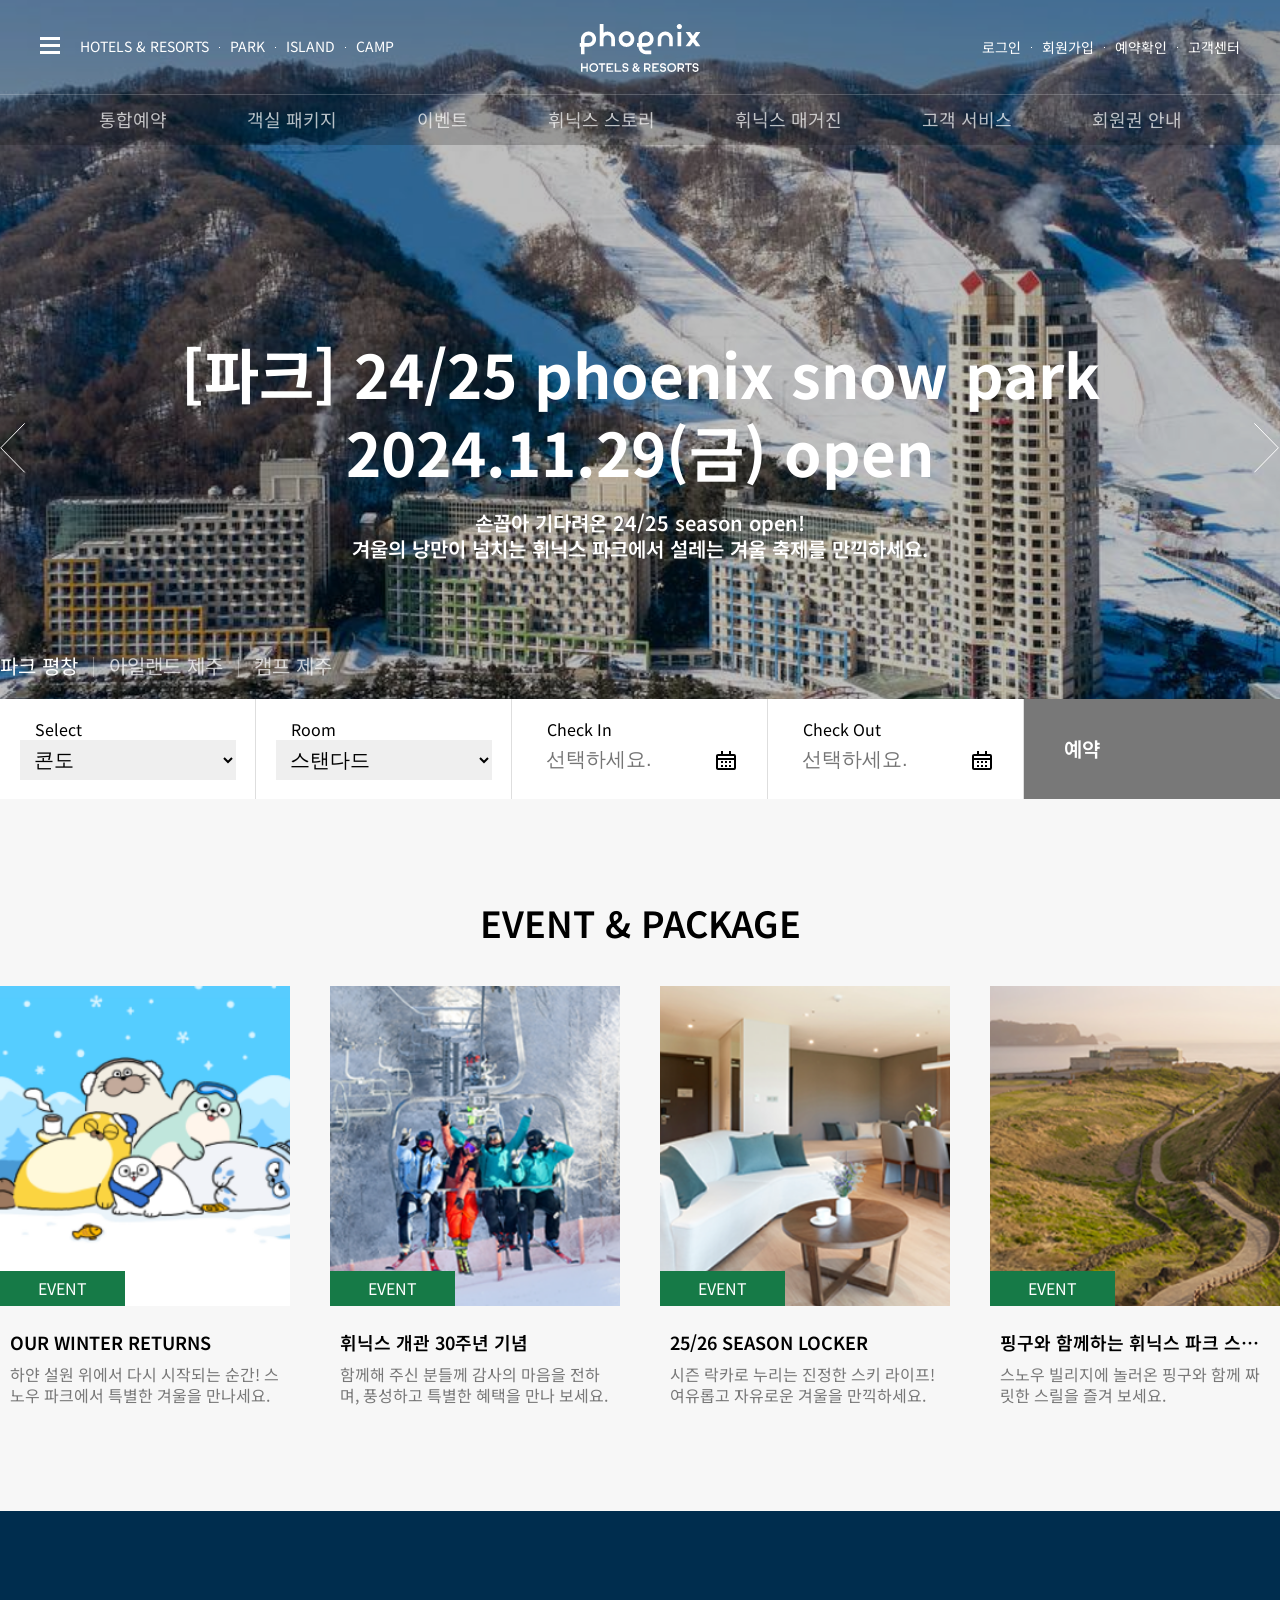
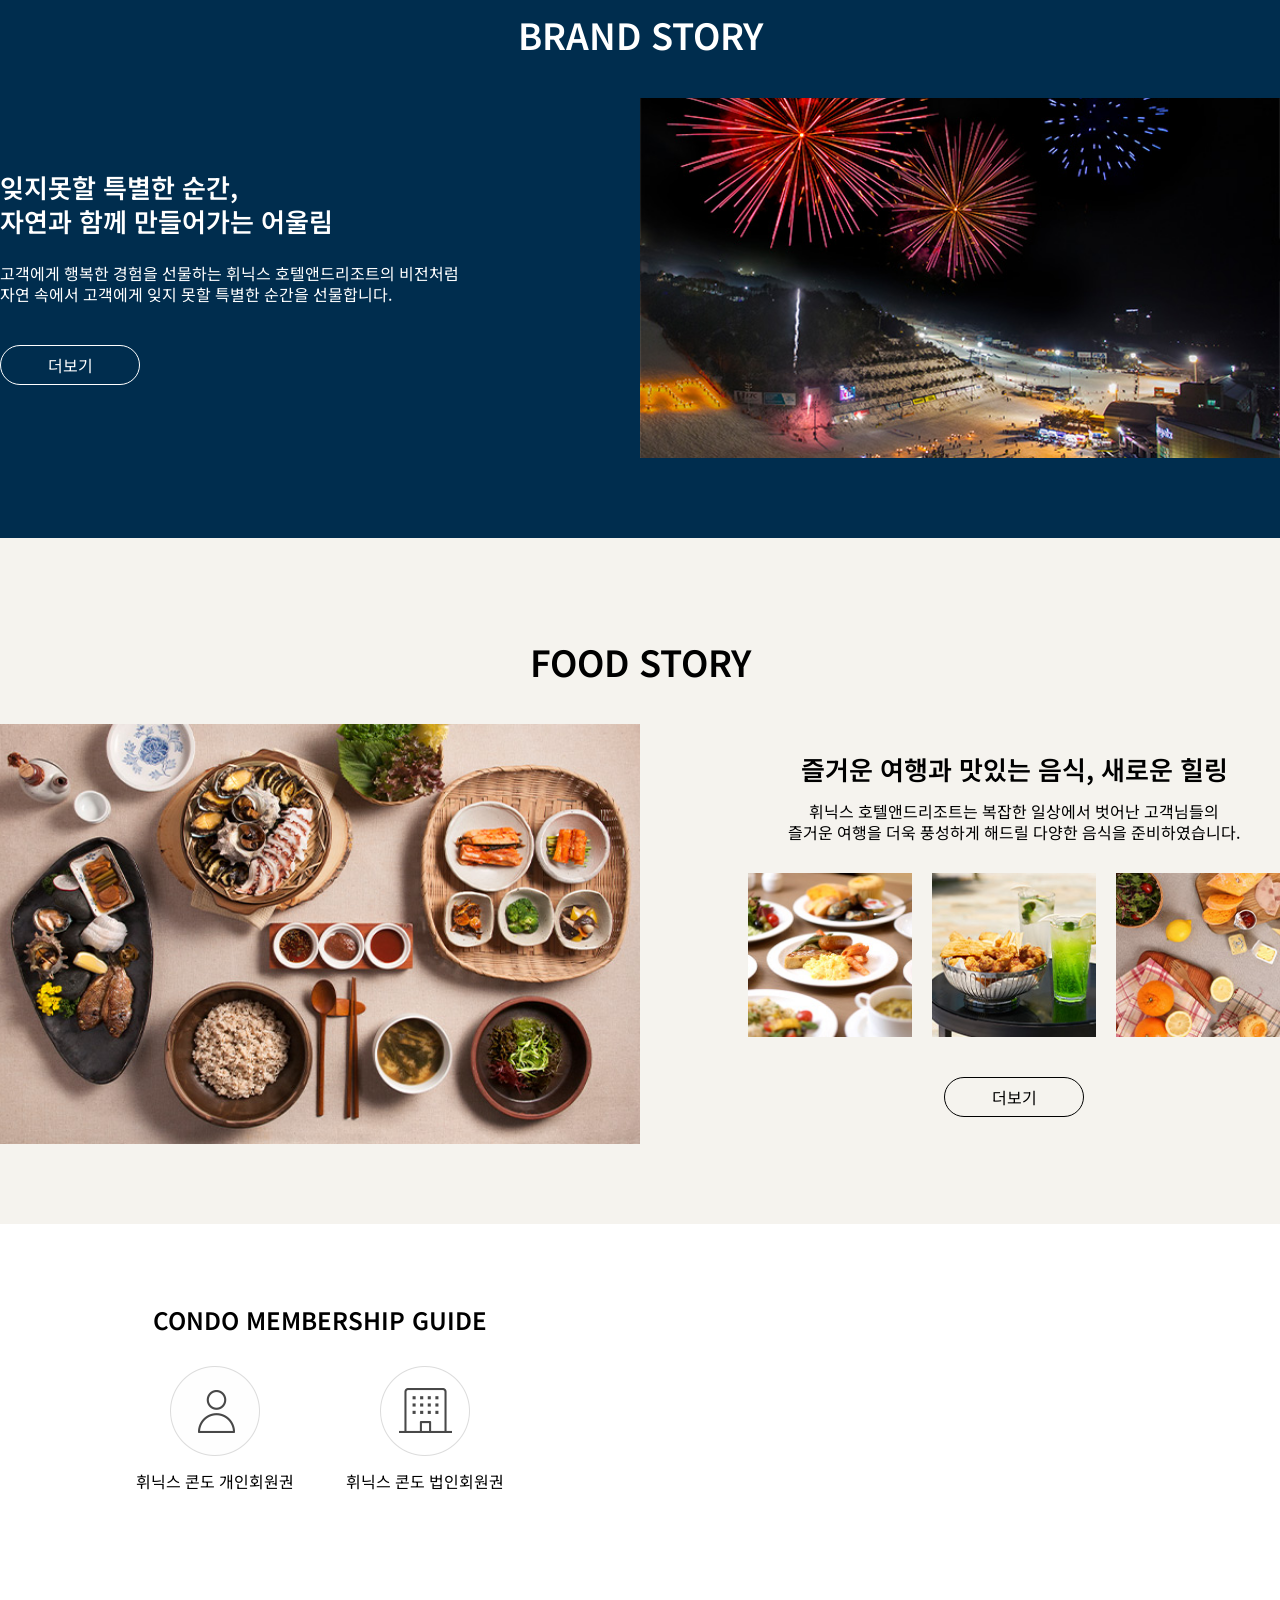
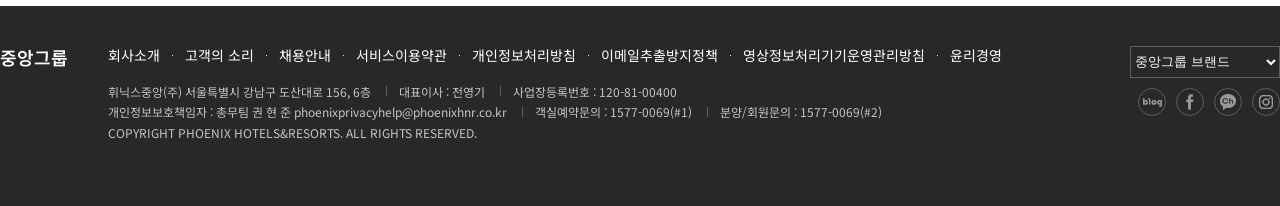
<file: phoenix/index.html>
<!DOCTYPE html>
<html lang="ko">
<head>
    <meta charset="UTF-8">
    <meta name="viewport" content="width=device-width, initial-scale=1.0">
    <title>휘닉스 호텔&리조트</title>
    <link rel="stylesheet" href="./css/reset.css"> <!--css초기화-->
    <link rel="stylesheet" href="./css/var.css"> <!--사용자지정 스타일(css변수)-->
    <link rel="stylesheet" href="./css/common.css"> <!--모든 페이지 공통 헤더, 푸터스타일-->
    <link rel="stylesheet" href="./css/main.css"> <!--메인페이지에'만' 적용 스타일-->
</head>
<body>
    <!-- header -->
     <header>
        <div class="header-top">
            <h1><a href="./index.html"><img src="./img/logo.png" alt="phoenix hotel&resorts"></a></h1>
            <div class="top-left">
                <button><img src="./img/btn_ham.png" alt="전체메뉴"></button>
                <ul>
                    <li><a href="#">hotels & resorts</a></li>
                    <li><a href="#">park</a></li>
                    <li><a href="#">island</a></li>
                    <li><a href="#">camp</a></li>
                </ul>
            </div>
            <div class="top-right">
                <ul>
                    <li><a href="#">로그인</a></li>
                    <li><a href="#">회원가입</a></li>
                    <li><a href="#">예약확인</a></li>
                    <li><a href="#">고객센터</a></li>
                </ul>
            </div>
        </div>
        <nav class="gnb">
            <ul>
                <li><a href="sub1.html">통합예약</a></li>
                <li><a href="#">객실 패키지</a></li>
                <li><a href="#">이벤트</a></li>
                <li><a href="#">휘닉스 스토리</a></li>
                <li><a href="#">휘닉스 매거진</a></li>
                <li><a href="#">고객 서비스</a></li>
                <li><a href="#">회원권 안내</a></li>
            </ul>
        </nav>
     </header>
    <!-- //header -->

    <main>
        <!-- 메인비주얼 -->
        <section class="visual">
            <div class="container slide">
                <div class="text-area">
                    <p>
                        [파크] 24/25 phoenix snow park<br>
                        2024.11.29(금) open
                    </p>
                    <p>
                        손꼽아 기다려온 24/25 season open!<br>  
                        겨울의 낭만이 넘치는 휘닉스 파크에서 설레는 겨울 축제를 만끽하세요.
                    </p>
                </div>
                <div class="btn-area">
                    <button class="prev"><img src="./img/btn_prev.png" alt="이전버튼"></button>
                    <button class="next"><img src="./img/btn_next.png" alt="다음버튼"></button>
                </div>
            </div>
        </section>
        <!-- //메인비주얼 -->

        <!-- 예약폼 -->
        <section class="quick-res container">
            <form>
                <ul class="tabBtn">
                    <li class="on">파크 평창</li>
                    <li>아일랜드 제주</li>
                    <li>캠프 제주</li>
                </ul>
                <div class="tabCon">
                    <div class="option">
                        <label for="hotel">Select</label>
                        <select id="hotel">
                            <option>콘도</option>
                            <option>호텔</option>
                            <option>호스텔</option>
                        </select>
                    </div>
                    <div class="option">
                        <label for="room">Room</label>
                        <select id="room">
                            <option>스탠다드</option>
                            <option>스위트</option>
                            <option>로얄</option>
                        </select>
                    </div>
                    <div class="option">
                        <label for="checkIn">Check In</label>
                        <input type="text" placeholder="선택하세요." id="checkIn">
                    </div>
                    <div class="option">
                        <label for="checkOut">Check Out</label>
                        <input type="text" placeholder="선택하세요." id="checkOut">
                    </div>
                    <button class="btn-res">예약</button>
                </div>
            </form>
        </section>
        <!-- //예약폼 -->

        <!-- 이벤트섹션-->
        <section class="sec-event">
            <h2>EVENT & PACKAGE</h2>
            <div class="event container">
                <article>
                    <a href="#">
                        <div class="img-area">
                            <img src="./img/banner1.png" alt="">
                            <span>event</span>
                        </div>
                        <div class="text-area">
                            <h3>OUR WINTER RETURNS</h3>
                            <p>
                                하얀 설원 위에서 다시 시작되는 순간!
                                스노우 파크에서 특별한 겨울을 만나세요.
                            </p>
                        </div>
                    </a>
                </article>
                <article>
                    <a href="#">
                        <div class="img-area">
                            <img src="./img/banner2.png" alt="">
                            <span>event</span>
                        </div>
                        <div class="text-area">
                            <h3>휘닉스 개관 30주년 기념</h3>
                            <p>
                                함께해 주신 분들께 감사의 마음을 전하며, 풍성하고 특별한 혜택을 만나 보세요.
                            </p>
                        </div>
                    </a>
                </article>
                <article>
                    <a href="#">
                        <div class="img-area">
                            <img src="./img/banner3.png" alt="">
                            <span>event</span>
                        </div>
                        <div class="text-area">
                            <h3>25/26 SEASON LOCKER</h3>
                            <p>
                                시즌 락카로 누리는 진정한 스키 라이프! 여유롭고 자유로운 겨울을 만끽하세요.
                            </p>
                        </div>
                    </a>
                </article>
                <article>
                    <a href="#">
                        <div class="img-area">
                            <img src="./img/banner4.png" alt="">
                            <span>event</span>
                        </div>
                        <div class="text-area">
                            <h3>핑구와 함께하는 휘닉스 파크 스노우 빌리지</h3>
                            <p>
                                스노우 빌리지에 놀러온 핑구와 함께 짜릿한 스릴을 즐겨 보세요.
                            </p>
                        </div>
                    </a>
                </article>
            </div>
        </section>
        <!-- //이벤트섹션-->

        <!-- 브랜드섹션 -->
        <section class="sec-brand">
            <h2>brand story</h2>
            <article class="brand container">
                <div class="text-area">
                    <h3>
                        잊지못할 특별한 순간,<br>
                        자연과 함께 만들어가는 어울림
                    </h3>
                    <p>
                        고객에게 행복한 경험을 선물하는 휘닉스 호텔앤드리조트의 비전처럼<br>
                        자연 속에서 고객에게 잊지 못할 특별한 순간을 선물합니다.
                    </p>
                    <a href="#">더보기</a>
                </div>
                <div class="img-area">
                    <img src="./img/brand-story.png" alt="">
                </div>
            </article>
        </section>
        <!-- //브랜드섹션 -->

        <!-- 푸드섹션 -->
        <section class="sec-food">
            <h2>food story</h2>
            <div class="food container">
                <div class="img-area">
                    <img src="./img/food-story.png" alt="">
                </div>
                <div class="text-area">
                    <h3>즐거운 여행과 맛있는 음식, 새로운 힐링</h3>
                    <p>
                        휘닉스 호텔앤드리조트는 복잡한 일상에서 벗어난 고객님들의<br>
                        즐거운 여행을 더욱 풍성하게 해드릴 다양한 음식을 준비하였습니다.
                    </p>
                    <ul>
                        <li><img src="./img/food-story1.png" alt=""></li>
                        <li><img src="./img/food-story-1.png" alt=""></li>
                        <li><img src="./img/food-story-2.png" alt=""></li>
                    </ul>
                    <a href="#">더보기</a>
                </div>
            </div>
        </section>
        <!-- //푸드섹션 -->

        <!-- 멤버쉽 -->
        <section class="sec-member container">
            <div class="condo">
                <h2>CONDO MEMBERSHIP GUIDE</h2>
                <ul>
                    <li>
                        <img src="./img/membership1.png" alt="">
                        <p>휘닉스 콘도 개인회원권</p>
                    </li>
                    <li>
                        <img src="./img/membership2.png" alt="">
                        <p>휘닉스 콘도 법인회원권</p>
                    </li>
                </ul>
            </div>
        </section>
        <!-- //멤버쉽 -->



    </main>

    <!-- footer -->
    <footer>
        <div class="foot container">
            <div class="foot-logo">중앙그룹</div>
            <div class="foot-nav">
                <nav>
                    <ul>
                        <li><a href="">회사소개</a></li>
                        <li><a href="">고객의 소리</a></li>
                        <li><a href="">채용안내</a></li>
                        <li><a href="">서비스이용약관</a></li>
                        <li><a href="">개인정보처리방침</a></li>
                        <li><a href="">이메일추출방지정책</a></li>
                        <li><a href="">영상정보처리기기운영관리방침</a></li>
                        <li><a href="">윤리경영</a></li>
                    </ul>
                </nav>
                <div class="address">
                    <p>
                        <span>휘닉스중앙(주) 서울특별시 강남구 도산대로 156, 6층 </span>
                        <span>대표이사 : 전영기 </span>
                        <span>사업장등록번호 : 120-81-00400</span>
                    </p>
                    <p>
                        <span>개인정보보호책임자 : 총무팀 권 현 준 phoenixprivacyhelp@phoenixhnr.co.kr </span>
                        <span>객실예약문의 : 1577-0069(#1) </span>
                        <span>분양/회원문의 : 1577-0069(#2)</span>
                    </p>
                    <p>COPYRIGHT PHOENIX HOTELS&RESORTS. ALL RIGHTS RESERVED.</p>
                </div>
            </div>
            <div class="foot-side">
                <select>
                    <option>중앙그룹 브랜드</option>
                </select>
                <ul>
                    <li><a href="#"><img src="./img/footer-blog.png" alt=""></a></li>
                    <li><a href="#"><img src="./img/footer-facebook.png" alt=""></a></li>
                    <li><a href="#"><img src="./img/footer-kakao.png" alt=""></a></li>
                    <li><a href="#"><img src="./img/footer-instagram.png" alt=""></a></li>
                </ul>
            </div>
        </div>
    </footer>
    <!-- //footer -->
</body>
</html>
</file>
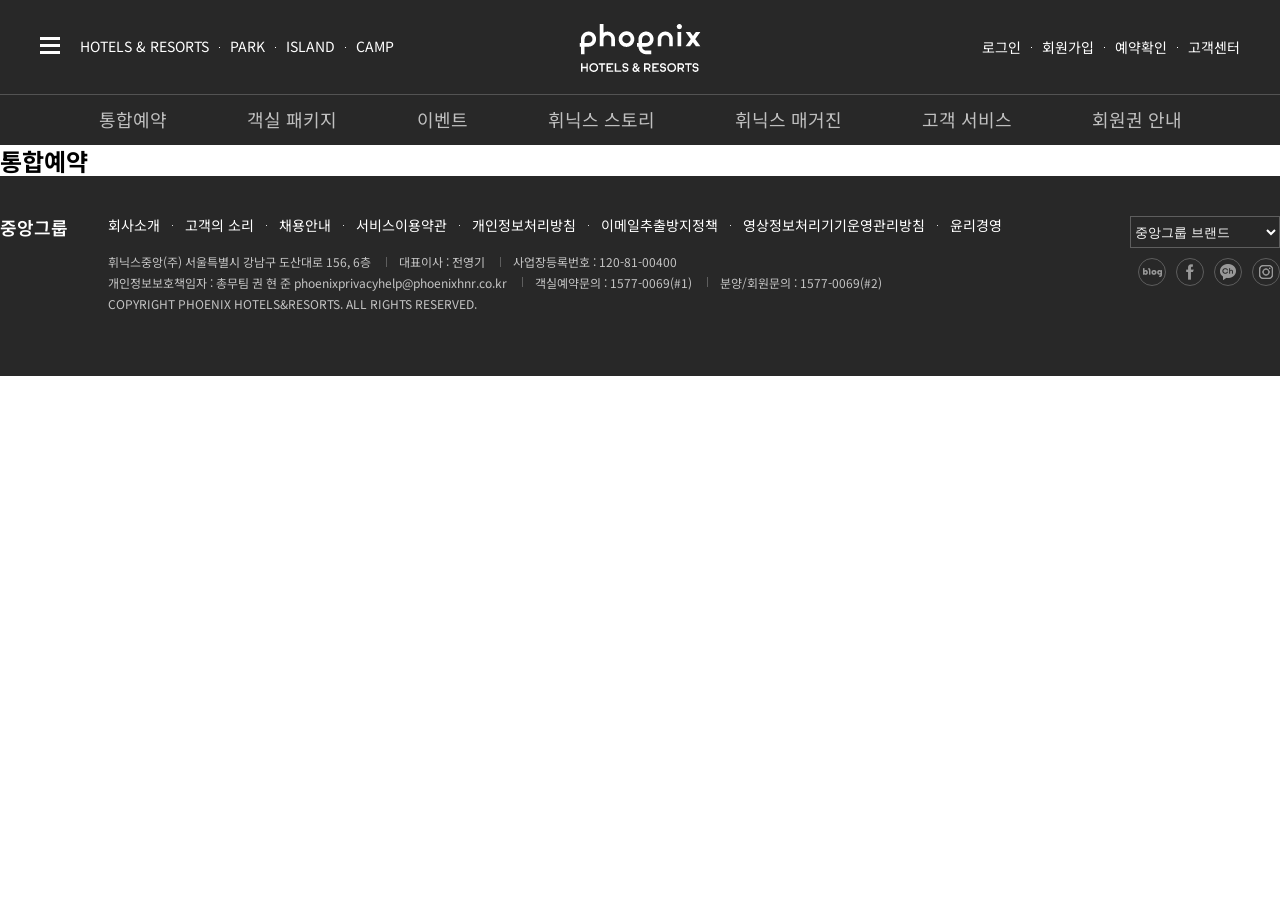
<file: phoenix/sub1.html>
<!DOCTYPE html>
<html lang="ko">
<head>
    <meta charset="UTF-8">
    <meta name="viewport" content="width=device-width, initial-scale=1.0">
    <title>통합예약</title>
    <link rel="stylesheet" href="./css/reset.css"> <!--css초기화-->
    <link rel="stylesheet" href="./css/var.css"> <!--사용자지정 스타일(css변수)-->
    <link rel="stylesheet" href="./css/common.css"> <!--모든 페이지 공통 헤더, 푸터스타일-->
    <link rel="stylesheet" href="./css/sub.css">
</head>
<body>
    <!-- header -->
     <header>
        <div class="header-top">
            <h1><a href="./index.html"><img src="./img/logo.png" alt="phoenix hotel&resorts"></a></h1>
            <div class="top-left">
                <button><img src="./img/btn_ham.png" alt="전체메뉴"></button>
                <ul>
                    <li><a href="#">hotels & resorts</a></li>
                    <li><a href="#">park</a></li>
                    <li><a href="#">island</a></li>
                    <li><a href="#">camp</a></li>
                </ul>
            </div>
            <div class="top-right">
                <ul>
                    <li><a href="#">로그인</a></li>
                    <li><a href="#">회원가입</a></li>
                    <li><a href="#">예약확인</a></li>
                    <li><a href="#">고객센터</a></li>
                </ul>
            </div>
        </div>
        <nav class="gnb">
            <ul>
                <li><a href="./sub1.html">통합예약</a></li>
                <li><a href="#">객실 패키지</a></li>
                <li><a href="#">이벤트</a></li>
                <li><a href="#">휘닉스 스토리</a></li>
                <li><a href="#">휘닉스 매거진</a></li>
                <li><a href="#">고객 서비스</a></li>
                <li><a href="#">회원권 안내</a></li>
            </ul>
        </nav>
     </header>
    <!-- //header -->

     <main>
        <h2>통합예약</h2>
     </main>

    <!-- footer -->
    <footer>
        <div class="foot container">
            <div class="foot-logo">중앙그룹</div>
            <div class="foot-nav">
                <nav>
                    <ul>
                        <li><a href="">회사소개</a></li>
                        <li><a href="">고객의 소리</a></li>
                        <li><a href="">채용안내</a></li>
                        <li><a href="">서비스이용약관</a></li>
                        <li><a href="">개인정보처리방침</a></li>
                        <li><a href="">이메일추출방지정책</a></li>
                        <li><a href="">영상정보처리기기운영관리방침</a></li>
                        <li><a href="">윤리경영</a></li>
                    </ul>
                </nav>
                <div class="address">
                    <p>
                        <span>휘닉스중앙(주) 서울특별시 강남구 도산대로 156, 6층 </span>
                        <span>대표이사 : 전영기 </span>
                        <span>사업장등록번호 : 120-81-00400</span>
                    </p>
                    <p>
                        <span>개인정보보호책임자 : 총무팀 권 현 준 phoenixprivacyhelp@phoenixhnr.co.kr </span>
                        <span>객실예약문의 : 1577-0069(#1) </span>
                        <span>분양/회원문의 : 1577-0069(#2)</span>
                    </p>
                    <p>COPYRIGHT PHOENIX HOTELS&RESORTS. ALL RIGHTS RESERVED.</p>
                </div>
            </div>
            <div class="foot-side">
                <select>
                    <option>중앙그룹 브랜드</option>
                </select>
                <ul>
                    <li><a href="#"><img src="./img/footer-blog.png" alt=""></a></li>
                    <li><a href="#"><img src="./img/footer-facebook.png" alt=""></a></li>
                    <li><a href="#"><img src="./img/footer-kakao.png" alt=""></a></li>
                    <li><a href="#"><img src="./img/footer-instagram.png" alt=""></a></li>
                </ul>
            </div>
        </div>
    </footer>
    <!-- //footer -->
</body>
</html>
</file>
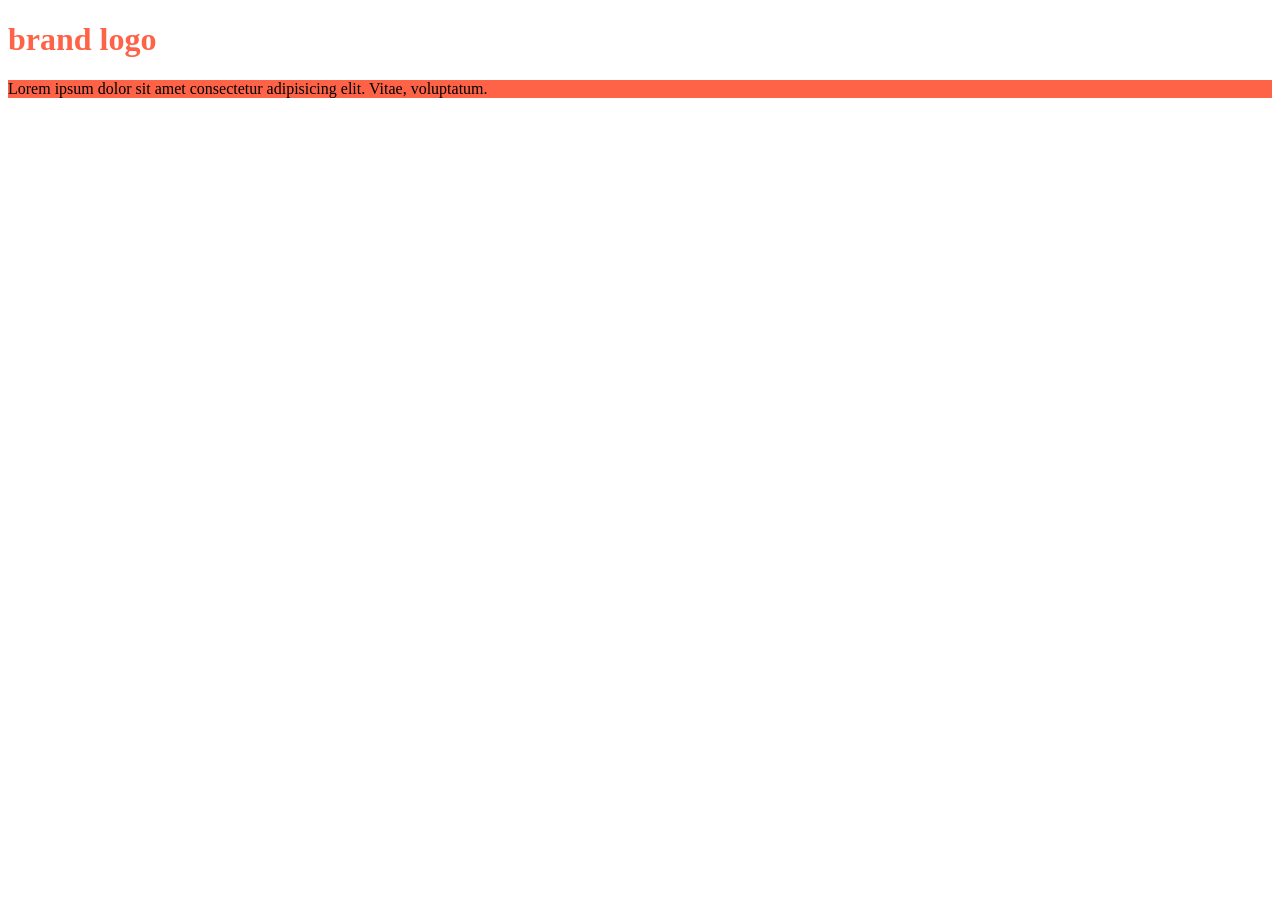
<file: phoenix/사용자지정스타일.html>
<!DOCTYPE html>
<html lang="en">
<head>
    <meta charset="UTF-8">
    <meta name="viewport" content="width=device-width, initial-scale=1.0">
    <title>사용자 지정 스타일</title>
    <style>
        :root {
            --color-main: tomato;
            --color-sub1: skyblue;
            --gray900: #282828;
            --gray800: #454545; 
        }
        h1 {
            color: var(--color-main);
        }
        p {
            background-color: var(--color-main);
        }
    </style>
</head>
<body>
    <h1>brand logo</h1>
    <p>Lorem ipsum dolor sit amet consectetur adipisicing elit. Vitae, voluptatum.</p>
    <!--
    css변수: 색상, 폰트, 간격 및 크기 등
    선언: --variable-name: css value;
    적용: 선택자 {css property: var(--variable-name);}
    -->
</body>
</html>
</file>
<file: phoenix/css/var.css>
/* css variable */
:root {
    /* color */
    --white: #ffffff;
    --black: #000000;
    --gray900: #282828; /*기본 글자 색*/
    --gray800: #454545;
    --gray700: #5e5e5e;
    --gray600: #787878;
    --gray500: #919191;
    --gray400: #ababab;
    --gray300: #c4c4c4;
    --gray200: #dedede;
    --gray100: #f7f7f7;
    --green: #167a47;

    /* font */
    --font12: 12px;
    --font14: 14px;
    --font16: 16px;
    --font18: 18px;
    --font20: 20px;
    --font24: 24px;
    --font26: 26px;
    --font30: 30px;
    --font36: 36px;

    --font-w400: 400;
    --font-w600: 600;
}
</file>
<file: phoenix/css/common.css>
/* header */
header {
    width: 100%;
    height: 145px;
    background-color: rgba(0, 0, 0, 0.2);
    color: var(--white);
    position: absolute;
}
header .header-top {
    height: 95px;
    border-bottom: 1px solid rgba(255, 255, 255, 0.2);
    display: flex;
    justify-content: space-between;
    align-items: center;
}
header .header-top h1 {
    position: absolute;
    top: 24px; 
    left: 50%; 
    transform: translateX(-50%); /*로고요소의 width의 절반만큼 되돌아가기*/
}
header .header-top .top-left {
    display: flex;
    
}
header .header-top .top-left button {
    margin: 0 20px 0 40px;
}
header .header-top .top-left ul,
header .header-top .top-right ul {
    display: flex;
    gap: 21px;
}
header .header-top .top-left ul li,
header .header-top .top-right ul li {
    font-size: var(--font14);
    text-transform: uppercase; /*영문 소문자를 대문자로 변경, 접근성 관련*/
    position: relative;
}
header .header-top .top-left ul li::before,
header .header-top .top-right ul li::before {
    content: '';
    display: block;
    width: 1px;
    height: 1px;
    background-color: var(--white);
    position: absolute;
    top: 50%;
    left: -11px;
}
header .header-top .top-left ul li:first-child::before,
header .header-top .top-right ul li:first-child::before {
    display: none;
}
header .header-top .top-right {
    margin-right: 40px;
}

.gnb ul {
    height: 50px;
    display: flex;
    justify-content: center;
    align-items: center;
}
.gnb ul li a {
    padding: 0 40px;
    font-size: var(--font18);
    opacity: 0.7; /*투명도 0.0~1.0사이의 값 지정*/
}
.gnb ul li a:hover {
    opacity: 1;
}


/* 푸터 */
footer {
    background-color: var(--gray900);
    color: var(--white);
    padding: 40px 0 60px;
}
.foot {
    display: flex;
}
.foot .foot-logo {
    margin-right: 40px;
    font-size: var(--font18);
    font-weight: var(--font-w600);
}
.foot .foot-nav ul {
    display: flex;
    gap: 25px;
    margin-bottom: 20px;
}
.foot .foot-nav ul li {
    position: relative;
    font-size: var(--font14);
}
.foot .foot-nav ul li::before {
    content: '';
    display: block;
    width: 1px;
    height: 1px;
    background-color: var(--gray200);
    position: absolute;
    top: 50%;
    left: -13px;
}
.foot .foot-nav ul li:first-child::before {
    display: none;
}
.foot .foot-nav .address p {
    font-size: var(--font12);
    color: var(--gray300);
    margin-bottom: 5px;
}
.foot .foot-nav .address p span {
    margin-right: 25px;
    position: relative;
}
.foot .foot-nav .address p span::before {
    content: '';
    width: 1px;
    height: 10px;
    background-color: var(--gray700);
    position: absolute;
    top: 50%;
    left: -13px;
    transform: translateY(-50%);
}
.foot .foot-nav .address p span:first-child::before {
    display: none;
}
.foot .foot-side {
    margin-left: auto;
}
.foot .foot-side select{
    width: 150px;
    height: 32px;
    background-color: transparent;
    border: 1px solid var(--gray700);
    color: var(--white);
    font-size: var(var(--font14));
}
.foot .foot-side ul {
    margin-top: 10px;
    display: flex;
    justify-content: flex-end;
    gap: 10px;
}


.container {
    width: 1280px;
    margin: 0 auto;
}
</file>
<file: phoenix/css/main.css>
@import url('https://fonts.googleapis.com/css2?family=Noto+Sans+KR:wght@100..900&display=swap');

/* css variable */
:root {
    /* color */
    --white: #ffffff;
    --black: #000000;
    --gray900: #282828; /*기본 글자 색*/
    --gray800: #454545;
    --gray700: #5e5e5e;
    --gray600: #787878;
    --gray500: #919191;
    --gray400: #ababab;
    --gray300: #c4c4c4;
    --gray200: #dedede;
    --gray100: #f7f7f7;
    --green: #167a47;

    /* font */
    --font12: 12px;
    --font14: 14px;
    --font16: 16px;
    --font18: 18px;
    --font20: 20px;
    --font24: 24px;
    --font26: 26px;
    --font30: 30px;
    --font36: 36px;

    --font-w400: 400;
    --font-w600: 600;
}

/* reset */
* {
    margin: 0;
    padding: 0;
    box-sizing: border-box;
}
ul, ol, li {
    list-style: none;
}
a {
    text-decoration: none;
    color: inherit;
}
button {
    all: unset; /*버튼 텍스트만 남음*/
    cursor: pointer;
}
img {
    vertical-align: top;
    max-width: 100%;
}

body {
    font-family: "Noto Sans KR", sans-serif;
    font-optical-sizing: auto;
    font-weight: var(--font-w400);
    font-style: normal;
    line-height: 1.3;
    color: var(--gray900s);
}

/* header */
header {
    width: 100%;
    height: 145px;
    background-color: rgba(0, 0, 0, 0.2);
    color: var(--white);
    position: absolute;
}
header .header-top {
    height: 95px;
    border-bottom: 1px solid rgba(255, 255, 255, 0.2);
    display: flex;
    justify-content: space-between;
    align-items: center;
}
header .header-top h1 {
    position: absolute;
    top: 24px; 
    left: 50%; 
    transform: translateX(-50%); /*로고요소의 width의 절반만큼 되돌아가기*/
}
header .header-top .top-left {
    display: flex;
    
}
header .header-top .top-left button {
    margin: 0 20px 0 40px;
}
header .header-top .top-left ul,
header .header-top .top-right ul {
    display: flex;
    gap: 21px;
}
header .header-top .top-left ul li,
header .header-top .top-right ul li {
    font-size: var(--font14);
    text-transform: uppercase; /*영문 소문자를 대문자로 변경, 접근성 관련*/
    position: relative;
}
header .header-top .top-left ul li::before,
header .header-top .top-right ul li::before {
    content: '';
    display: block;
    width: 1px;
    height: 1px;
    background-color: var(--white);
    position: absolute;
    top: 50%;
    left: -11px;
}
header .header-top .top-left ul li:first-child::before,
header .header-top .top-right ul li:first-child::before {
    display: none;
}
header .header-top .top-right {
    margin-right: 40px;
}

.gnb ul {
    height: 50px;
    display: flex;
    justify-content: center;
    align-items: center;
}
.gnb ul li a {
    padding: 0 40px;
    font-size: var(--font18);
    opacity: 0.7; /*투명도 0.0~1.0사이의 값 지정*/
}
.gnb ul li a:hover {
    opacity: 1;
}

/* 공통 */
.container {
    width: 1280px;
    margin: 0 auto;
}
section h2 {
    text-align: center;
    font-size: var(--font36);
    font-weight: var(--font-w600);
    margin-bottom: 40px;
    text-transform: uppercase;
}

/* 메인비주얼 */
.visual {
    width: 100%;
    height: 750px;
    background-image: url(../img/slide1.png);
    background-repeat: no-repeat;
    background-size: cover;
    background-position: 50% 0;
    padding-top: 145px;
}
.visual .slide {
    height: 100%;
    color: var(--white);
    text-align: center;
    display: flex;
    justify-content: center;
    align-items: center;
    position: relative;
}
.visual .text-area p:nth-child(1) {
    font-size: 60px;
    font-weight: 700;
}
.visual .text-area p:nth-child(2) {
    font-size: var(--font20);
    font-weight: var(--font-w600);
    margin-top: 20px;
}
.visual .btn-area button {
    position: absolute;
    top: 50%;
    transform: translateY(-50%);
    
}
.visual .btn-area button.prev {left: 0;}
.visual .btn-area button.next {right: 0;}

/* 예약폼 */
.quick-res {
    margin-top: -97px;
    margin-bottom: -50px;
    position: relative;
    z-index: 9;
}
.quick-res .tabBtn {
    color: var(--white);
    display: flex;
    gap: 31px;
    margin-bottom: 20px;
}
.quick-res .tabBtn li {
    font-size: var(--font20);
    opacity: 0.7; /* 투명도 조절 */
    cursor: pointer;
    position: relative;
}
.quick-res .tabBtn li.on {
    opacity: 1;
}
.quick-res .tabBtn li::before/*content필수*/ {
    content: '';
    display: block;
    width: 1px;
    height: 20px;
    background-color: rgba(255,255,255,0.5);
    position: absolute;
    top: 4px;
    left: -16px;
}
.quick-res .tabBtn li:first-child::before {
    display: none;
}
.quick-res .tabCon {
    display: flex;
}
.quick-res .tabCon .option {
    width: 256px;
    height: 100px;
    background-color: var(--white);
    border-right: 1px solid var(--gray200);
    padding: 20px 20px 0 20px;
}
.quick-res .tabCon .option label {
    display: block;
    padding-left: 15px;
}
.quick-res .tabCon .option select,
.quick-res .tabCon .option input {
    width: 216px;
    height: 40px;
    border: 0;
    padding-left: 10px;
    font-size: var(--font20);
}
.quick-res .tabCon .option input {
    background-image: url(../img/icon_calender.png);
    background-repeat: no-repeat;
    background-position: 182px 8px;
    padding-left: 14px;
    padding-right: 40px; /* 글자가 넘치지 않게 해줌*/
}
.quick-res .tabCon .btn-res {
    width: 256px;
    height: 100px;
    background-color: var(--gray600);
    color: var(--white);
    font-size: var(--font20);
    font-weight: var(--font-w600);
    padding-left: 40px;
}

/* 이벤트 섹션 */
.sec-event {
    background-color: var(--gray100);
    padding: 150px 0 80px;
}
.event {
    display: flex;
    justify-content: space-between;
    gap: 40px;
}
.event article {
    width: 290px;
}
.event article .img-area {
    width: 100%;
    height: 320px;
    position: relative;
    overflow: hidden;
}
.event article .img-area span {
    position: absolute;
    left: 0;
    bottom: 0;
    width: 125px;
    height: 35px;
    background-color: var(--green);
    color: var(--white);
    text-align: center;
    line-height: 35px;
    text-transform: uppercase;
}
.event article img {
    transform: scale(1.2);
    transition: 0.5s;
}
.event article:hover img {
    transform: rotate(5deg) scale(1.3);
} 
.event article .text-area {
    padding: 25px 10px;    
}
.event article .text-area h3 {
    font-size: var(--font18);
    font-weight: var(--font-w600);
    margin-bottom: 10px;

    /* 글 말줄임 표시 */
    white-space: nowrap; /* 한 줄로 표시 */
    overflow: hidden;
    text-overflow: ellipsis; /*...로 표시*/
}
.event article .text-area p {
    color: var(--gray600);
}

/* 브랜드 섹션 */
.sec-brand {
    background-color: #002D4E;
    padding: 100px 0 80px;
    color: var(--white);
}
.sec-brand .brand{
    display: flex;
    justify-content: space-between;
    align-items: center;
}
.sec-brand .brand .text-area h3 {
    font-size: var(--font26);
    font-weight: var(--font-w600);
}
.sec-brand .brand .text-area p {
    margin-top: 25px;
    margin-bottom: 40px;
}
.sec-brand .brand .text-area a {
    display: block; /*a요소를 block의 성질로 변경*/
    width: 140px;
    height: 40px;
    border: 1px solid;
    border-radius: 20px;
    text-align: center;
    line-height: 38px;
}

/* 푸드섹션 */
.sec-food {
    background-color: #f5f3EE;
    padding: 100px 0 80px;
}
.food {
    display: flex;
    justify-content: space-between;
    align-items: center;
}
.sec-food .text-area {
    text-align: center;
}
.sec-food .text-area h3 {
    font-size: var(--font26);
    font-weight: var(--font-w600);
    margin-bottom: 15px;
}
.sec-food .text-area ul {
    display: flex;
    gap: 20px;
    margin-top: 30px;
    margin-bottom: 40px;
}
.sec-food .text-area a {
    display: block;
    margin: 0 auto;
    width: 140px;
    height: 40px;
    border: 1px solid;
    text-align: center; /*글자, 인라인요소 가운데 배치*/
    line-height: 38px;
    border-radius: 20px;
}

/* 멤버쉽 */
.sec-member {
    padding: 80px 0 100px;
}
.condo {
    width: 50%;
}
.condo h2 {
    font-size: var(--font24);
    margin-bottom: 30px;
}
.condo ul {
    display: flex;
    justify-content: center;
}
.condo ul li {
    width: 210px;
    height: 140px;
    text-align: center;
}
.condo ul li p {
    margin-top: 15px;
}

/* 푸터 */
footer {
    background-color: var(--gray900);
    color: var(--white);
    padding: 40px 0 60px;
}
.foot {
    display: flex;
}
.foot .foot-logo {
    margin-right: 40px;
    font-size: var(--font18);
    font-weight: var(--font-w600);
}
.foot .foot-nav ul {
    display: flex;
    gap: 25px;
    margin-bottom: 20px;
}
.foot .foot-nav ul li {
    position: relative;
    font-size: var(--font14);
}
.foot .foot-nav ul li::before {
    content: '';
    display: block;
    width: 1px;
    height: 1px;
    background-color: var(--gray200);
    position: absolute;
    top: 50%;
    left: -13px;
}
.foot .foot-nav ul li:first-child::before {
    display: none;
}
.foot .foot-nav .address p {
    font-size: var(--font12);
    color: var(--gray300);
    margin-bottom: 5px;
}
.foot .foot-nav .address p span {
    margin-right: 25px;
}
.foot .foot-nav .address p span::before {
    content: '';
    width: 1px;
    height: 10px;
    background-color: var(--gray700);
    position: absolute;
    top: 50%;
    left: -13px;
    transform: translateY(-50%);
}
.foot .foot-nav .address p span:first-child::before {
    display: none;
}
.foot .foot-side {
    margin-left: auto;
}
.foot .foot-side select{
    width: 150px;
    height: 32px;
    background-color: transparent;
    border: 1px solid var(--gray700);
    color: var(--white);
    font-size: var(var(--font14));
}
.foot .foot-side ul {
    margin-top: 10px;
    display: flex;
    justify-content: flex-end;
    gap: 10px;
}
</file>
<file: phoenix/css/sub.css>
/* 헤더변경 */
header {
    position: static;
    background-color: var(--gray900);
}
</file>
